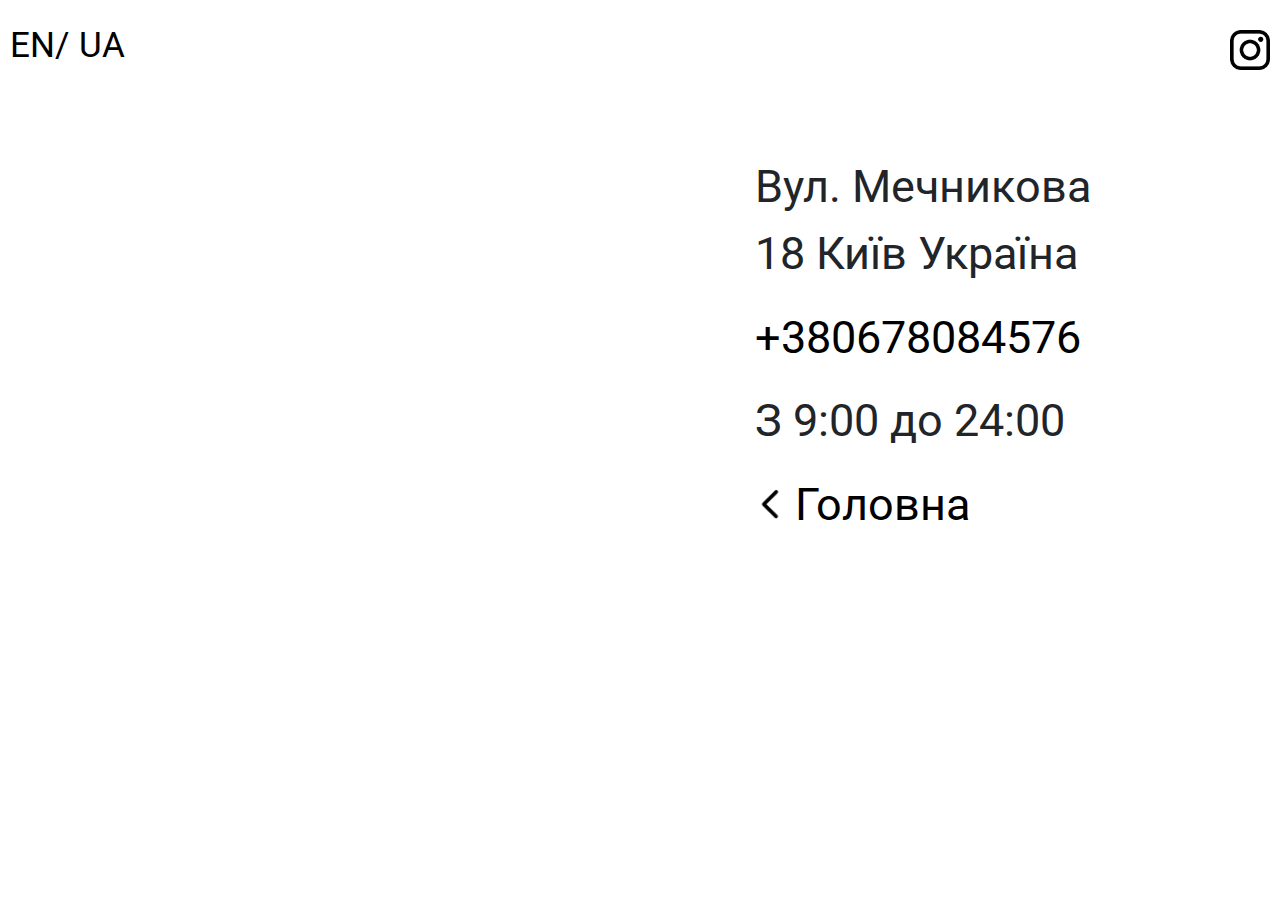
<file: contacts.html>
<!DOCTYPE html>
<html lang="en">
<head>
    <meta charset="UTF-8">
    <title>Main</title>
    <link rel="stylesheet" href="style.css">
     <link rel="stylesheet" href="https://stackpath.bootstrapcdn.com/bootstrap/4.5.2/css/bootstrap.min.css" integrity="sha384-JcKb8q3iqJ61gNV9KGb8thSsNjpSL0n8PARn9HuZOnIxN0hoP+VmmDGMN5t9UJ0Z" crossorigin="anonymous">
    <link href="https://fonts.googleapis.com/css2?family=Roboto:wght@100&display=swap" rel="stylesheet">
    <link href="https://fonts.googleapis.com/css2?family=Alfa+Slab+One&display=swap" rel="stylesheet">
</head>
<body>

<div class="containerr-fluid">
           
           <div class="row">
              <div class="col-lg-6 col-sm-6 lenguage">
              <a class="lenguage" href="./contactsen.html">EN</a>/<a class="lenguage" href="./contacts.html">UA</a>
              </div>
              
              <div class="instagram col-lg-6 col-sm-6 justify-content-end"><a href="https://www.instagram.com/a.a.avramenko/?hl=uk">
                  <img class="inst__icon" src="./sho.img/inst.icon.png" alt="">
              </a>
              </div>
          </div>
 </div> 
          
 <div class="container">
            <div class="row">
                <iframe class="col-lg-6 col-sm-12 map" src="https://www.google.com/maps/embed?pb=!1m14!1m8!1m3!1d10164.702156453579!2d30.535748!3d50.4378309!3m2!1i1024!2i768!4f13.1!3m3!1m2!1s0x0%3A0xf0c620d32fd8d848!2sSHO!5e0!3m2!1suk!2sua!4v1601839186150!5m2!1suk!2sua" width="600" height="450" frameborder="0" style="border:0;" allowfullscreen="" aria-hidden="false" tabindex="0"></iframe>
                <div class="column__main col-lg-4 col-sm-12 inform">
                <p>Вул. Мечникова 18 Київ Україна</p>
                <p><a class="tel" href="tel:+380731048591">+380678084576</a></p>
                <p>З 9:00 до 24:00</p>
                <p><a class="come__back" href="./index.html"><img class="come__back__icon" src="./sho.img/back.icon.png" alt="">Головна</a></p>
                 </div>
            </div>
</div>  

</body>
</html>
</file>
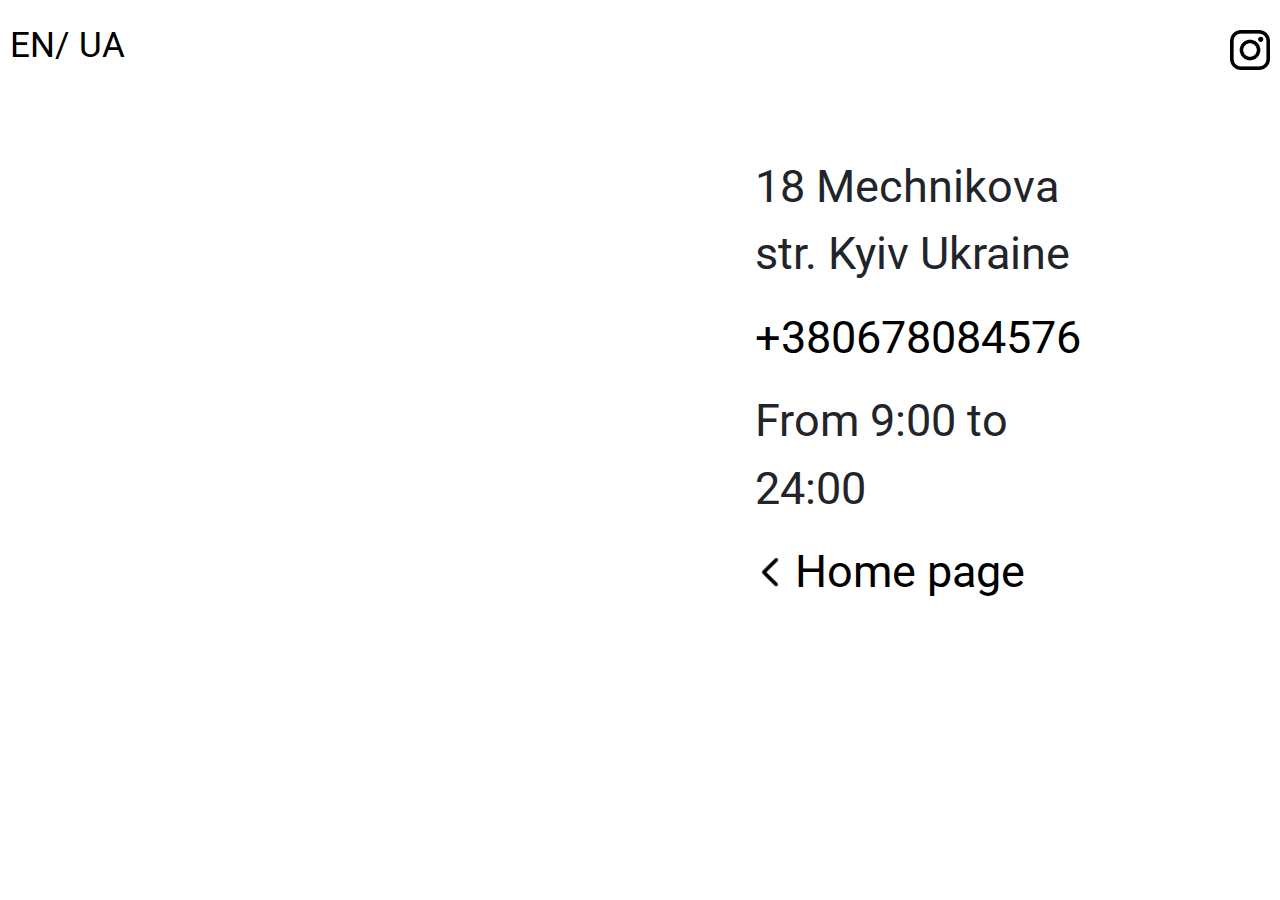
<file: contactsen.html>
<!DOCTYPE html>
<html lang="en">
<head>
    <meta charset="UTF-8">
    <title>Main</title>
    <link rel="stylesheet" href="style.css">
     <link rel="stylesheet" href="https://stackpath.bootstrapcdn.com/bootstrap/4.5.2/css/bootstrap.min.css" integrity="sha384-JcKb8q3iqJ61gNV9KGb8thSsNjpSL0n8PARn9HuZOnIxN0hoP+VmmDGMN5t9UJ0Z" crossorigin="anonymous">
    <link href="https://fonts.googleapis.com/css2?family=Roboto:wght@100&display=swap" rel="stylesheet">
    <link href="https://fonts.googleapis.com/css2?family=Alfa+Slab+One&display=swap" rel="stylesheet">
</head>
<body>

<div class="containerr-fluid">
           
           <div class="row">
              <div class="col-lg-6 col-sm-6 lenguage">
              <a class="lenguage" href="./contactsen.html">EN</a>/<a class="lenguage" href="./contacts.html">UA</a>
              </div>
              
              <div class="instagram col-lg-6 col-sm-6 justify-content-end"><a href="https://www.instagram.com/a.a.avramenko/?hl=uk">
                  <img class="inst__icon" src="./sho.img/inst.icon.png" alt="">
              </a>
              </div>
          </div>
 </div> 
          
 <div class="container">
            <div class="row">
                <iframe class="col-lg-6 col-sm-12 map" src="https://www.google.com/maps/embed?pb=!1m14!1m8!1m3!1d10164.702156453579!2d30.535748!3d50.4378309!3m2!1i1024!2i768!4f13.1!3m3!1m2!1s0x0%3A0xf0c620d32fd8d848!2sSHO!5e0!3m2!1suk!2sua!4v1601839186150!5m2!1suk!2sua" width="600" height="450" frameborder="0" style="border:0;" allowfullscreen="" aria-hidden="false" tabindex="0"></iframe>
                <div class="column__main col-lg-4 col-sm-12 inform">
                <p>18 Mechnikova str. Kyiv Ukraine</p>
                <p><a class="tel" href="tel:+380731048591">+380678084576</a></p>
                <p>From 9:00 to 24:00</p>
                <p><a class="come__back" href="./indexen.html"><img class="come__back__icon" src="./sho.img/back.icon.png" alt="">Home page</a></p>
                 </div>
            </div>
</div>  

</body>
</html>
</file>
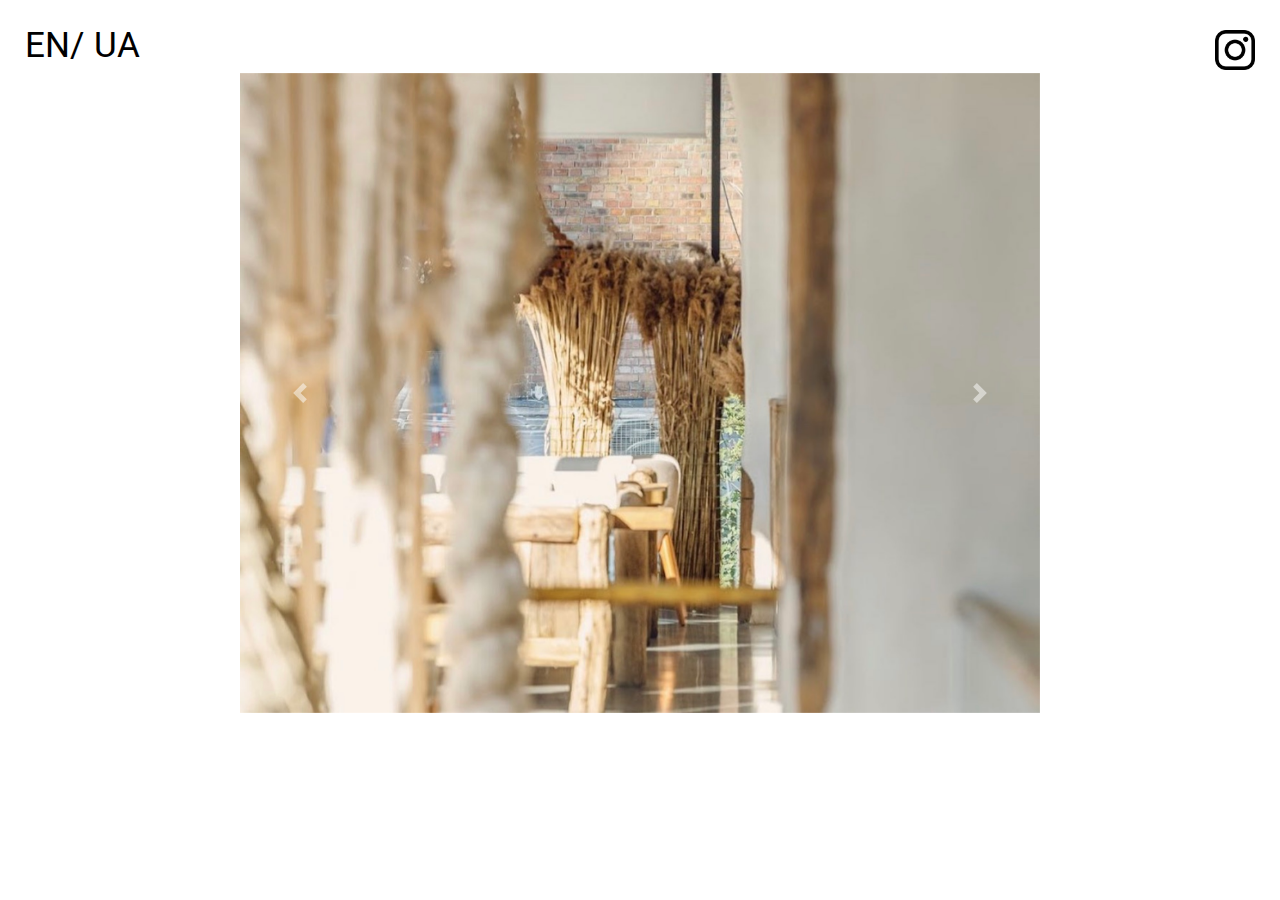
<file: inside.html>
<!DOCTYPE html>
<html lang="en">
<head>
    <meta charset="UTF-8">
    <title>Main</title>
    <link rel="stylesheet" href="style.css">
     <link rel="stylesheet" href="https://stackpath.bootstrapcdn.com/bootstrap/4.5.2/css/bootstrap.min.css" integrity="sha384-JcKb8q3iqJ61gNV9KGb8thSsNjpSL0n8PARn9HuZOnIxN0hoP+VmmDGMN5t9UJ0Z" crossorigin="anonymous">
    <link href="https://fonts.googleapis.com/css2?family=Roboto:wght@100&display=swap" rel="stylesheet">
    <link href="https://fonts.googleapis.com/css2?family=Alfa+Slab+One&display=swap" rel="stylesheet">
</head>

<body>
<div class="container-fluid">
          <div class="row">
              <div class="col-lg-6 col-sm-6 lenguage">
              <a class="lenguage" href="./indexen.html">EN</a>/<a class="lenguage" href="./index.html">UA</a>
              </div>
              
              <div class="instagram col-lg-6 col-sm-6 justify-content-end"><a href="https://www.instagram.com/a.a.avramenko/?hl=uk">
                  <img class="inst__icon" src="./sho.img/inst.icon.png" alt="">
              </a>
              </div>
          </div>
</div>  
 
 <div class="container">
<div id="carouselExampleFade" class="carousel slide carousel-fade" data-ride="carousel">
  <div class="carousel-inner">
    <div class="carousel-item active">
      <img src="./sho.img/inside1.png" class="d-block w-100" alt="...">
    </div>
    <div class="carousel-item">
      <img src="./sho.img/inside2.jpg" class="d-block w-100" alt="...">
    </div>
    <div class="carousel-item">
      <img src="./sho.img/inside3.jpg" class="d-block w-100" alt="...">
    </div>
  </div>
  <a class="carousel-control-prev" href="#carouselExampleFade" role="button" data-slide="prev">
    <span class="carousel-control-prev-icon" aria-hidden="true"></span>
    <span class="sr-only">Previous</span>
  </a>
  <a class="carousel-control-next" href="#carouselExampleFade" role="button" data-slide="next">
    <span class="carousel-control-next-icon" aria-hidden="true"></span>
    <span class="sr-only">Next</span>
  </a>
</div>
</div>                                  
 <!-- JS, Popper.js, and jQuery -->
<script src="https://code.jquery.com/jquery-3.5.1.slim.min.js" integrity="sha384-DfXdz2htPH0lsSSs5nCTpuj/zy4C+OGpamoFVy38MVBnE+IbbVYUew+OrCXaRkfj" crossorigin="anonymous"></script>
<script src="https://cdn.jsdelivr.net/npm/popper.js@1.16.0/dist/umd/popper.min.js" integrity="sha384-Q6E9RHvbIyZFJoft+2mJbHaEWldlvI9IOYy5n3zV9zzTtmI3UksdQRVvoxMfooAo" crossorigin="anonymous"></script>
<script src="https://stackpath.bootstrapcdn.com/bootstrap/4.5.0/js/bootstrap.min.js" integrity="sha384-OgVRvuATP1z7JjHLkuOU7Xw704+h835Lr+6QL9UvYjZE3Ipu6Tp75j7Bh/kR0JKI" crossorigin="anonymous"></script>                           
</body>
</html>
</file>
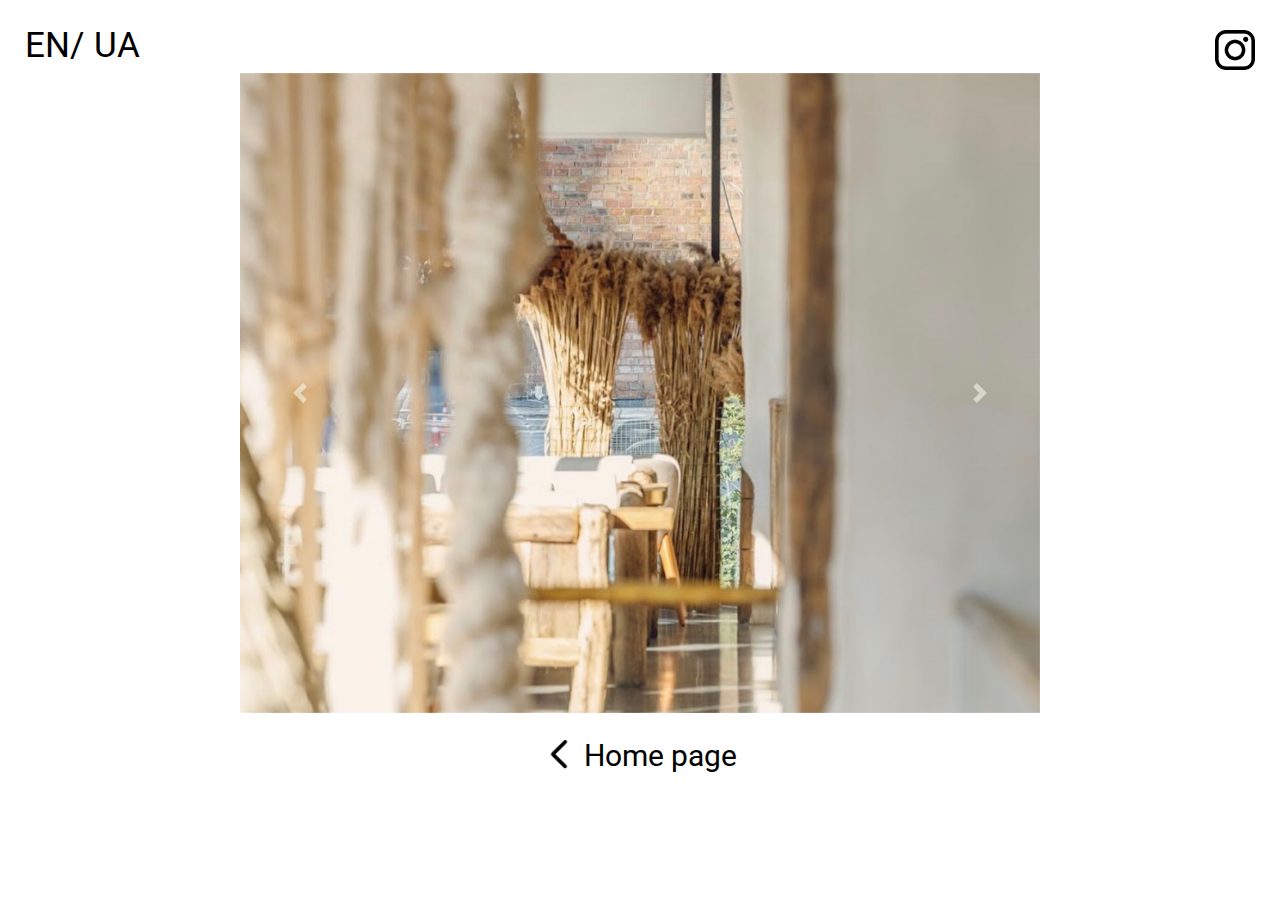
<file: insideen.html>
<!DOCTYPE html>
<html lang="en">
<head>
    <meta charset="UTF-8">
    <title>Main</title>
    <link rel="stylesheet" href="style.css">
     <link rel="stylesheet" href="https://stackpath.bootstrapcdn.com/bootstrap/4.5.2/css/bootstrap.min.css" integrity="sha384-JcKb8q3iqJ61gNV9KGb8thSsNjpSL0n8PARn9HuZOnIxN0hoP+VmmDGMN5t9UJ0Z" crossorigin="anonymous">
    <link href="https://fonts.googleapis.com/css2?family=Roboto:wght@100&display=swap" rel="stylesheet">
    <link href="https://fonts.googleapis.com/css2?family=Alfa+Slab+One&display=swap" rel="stylesheet">
</head>

<body>
<div class="container-fluid">
          <div class="row">
              <div class="col-lg-6 col-sm-6 lenguage">
              <a class="lenguage" href="./insideen.html">EN</a>/<a class="lenguage" href="./inside.html">UA</a>
              </div>
              
              <div class="instagram col-lg-6 col-sm-6 justify-content-end"><a href="https://www.instagram.com/a.a.avramenko/?hl=uk">
                  <img class="inst__icon" src="./sho.img/inst.icon.png" alt="">
              </a>
              </div>
          </div>
</div>  
 
 <div class="container">
 
<div id="carouselExampleFade" class="carousel slide carousel-fade" data-ride="carousel">
  <div class="carousel-inner">
    <div class="carousel-item active">
      <img src="./sho.img/inside1.png" class="d-block w-100 carousel__img" alt="...">
    </div>
    <div class="carousel-item">
      <img src="./sho.img/inside2.jpg" class="d-block w-100 carousel__img" alt="...">
    </div>
    <div class="carousel-item">
      <img src="./sho.img/inside3.jpg" class="d-block w-100 carousel__img" alt="...">
    </div>
    <div class="carousel-item">
      <img src="./sho.img/inside4.jpg" class="d-block w-100 carousel__img" alt="...">
    </div>
    <div class="carousel-item">
      <img src="./sho.img/inside5.jpg" class="d-block w-100 carousel__img" alt="...">
    </div>
    <div class="carousel-item">
      <img src="./sho.img/inside6.jpg" class="d-block w-100 carousel__img" alt="...">
    </div>
  </div>
  <a class="carousel-control-prev carousel_control" href="#carouselExampleFade" role="button" data-slide="prev">
    <span class="carousel-control-prev-icon" aria-hidden="true"></span>
    <span class="sr-only">Previous</span>
  </a>
  <a class="carousel-control-next carousel_control" href="#carouselExampleFade" role="button" data-slide="next">
    <span class="carousel-control-next-icon" aria-hidden="true"></span>
    <span class="sr-only">Next</span>
  </a>
</div>
<p class="comeback__menu"><a class="come__back" href="./indexen.html"><img class="come__back__icon" src="./sho.img/back.icon.png" alt="">Home page</a></p> 
</div>                                  
 <!-- JS, Popper.js, and jQuery -->
<script src="https://code.jquery.com/jquery-3.5.1.slim.min.js" integrity="sha384-DfXdz2htPH0lsSSs5nCTpuj/zy4C+OGpamoFVy38MVBnE+IbbVYUew+OrCXaRkfj" crossorigin="anonymous"></script>
<script src="https://cdn.jsdelivr.net/npm/popper.js@1.16.0/dist/umd/popper.min.js" integrity="sha384-Q6E9RHvbIyZFJoft+2mJbHaEWldlvI9IOYy5n3zV9zzTtmI3UksdQRVvoxMfooAo" crossorigin="anonymous"></script>
<script src="https://stackpath.bootstrapcdn.com/bootstrap/4.5.0/js/bootstrap.min.js" integrity="sha384-OgVRvuATP1z7JjHLkuOU7Xw704+h835Lr+6QL9UvYjZE3Ipu6Tp75j7Bh/kR0JKI" crossorigin="anonymous"></script>                           
</body>
</html>
</file>
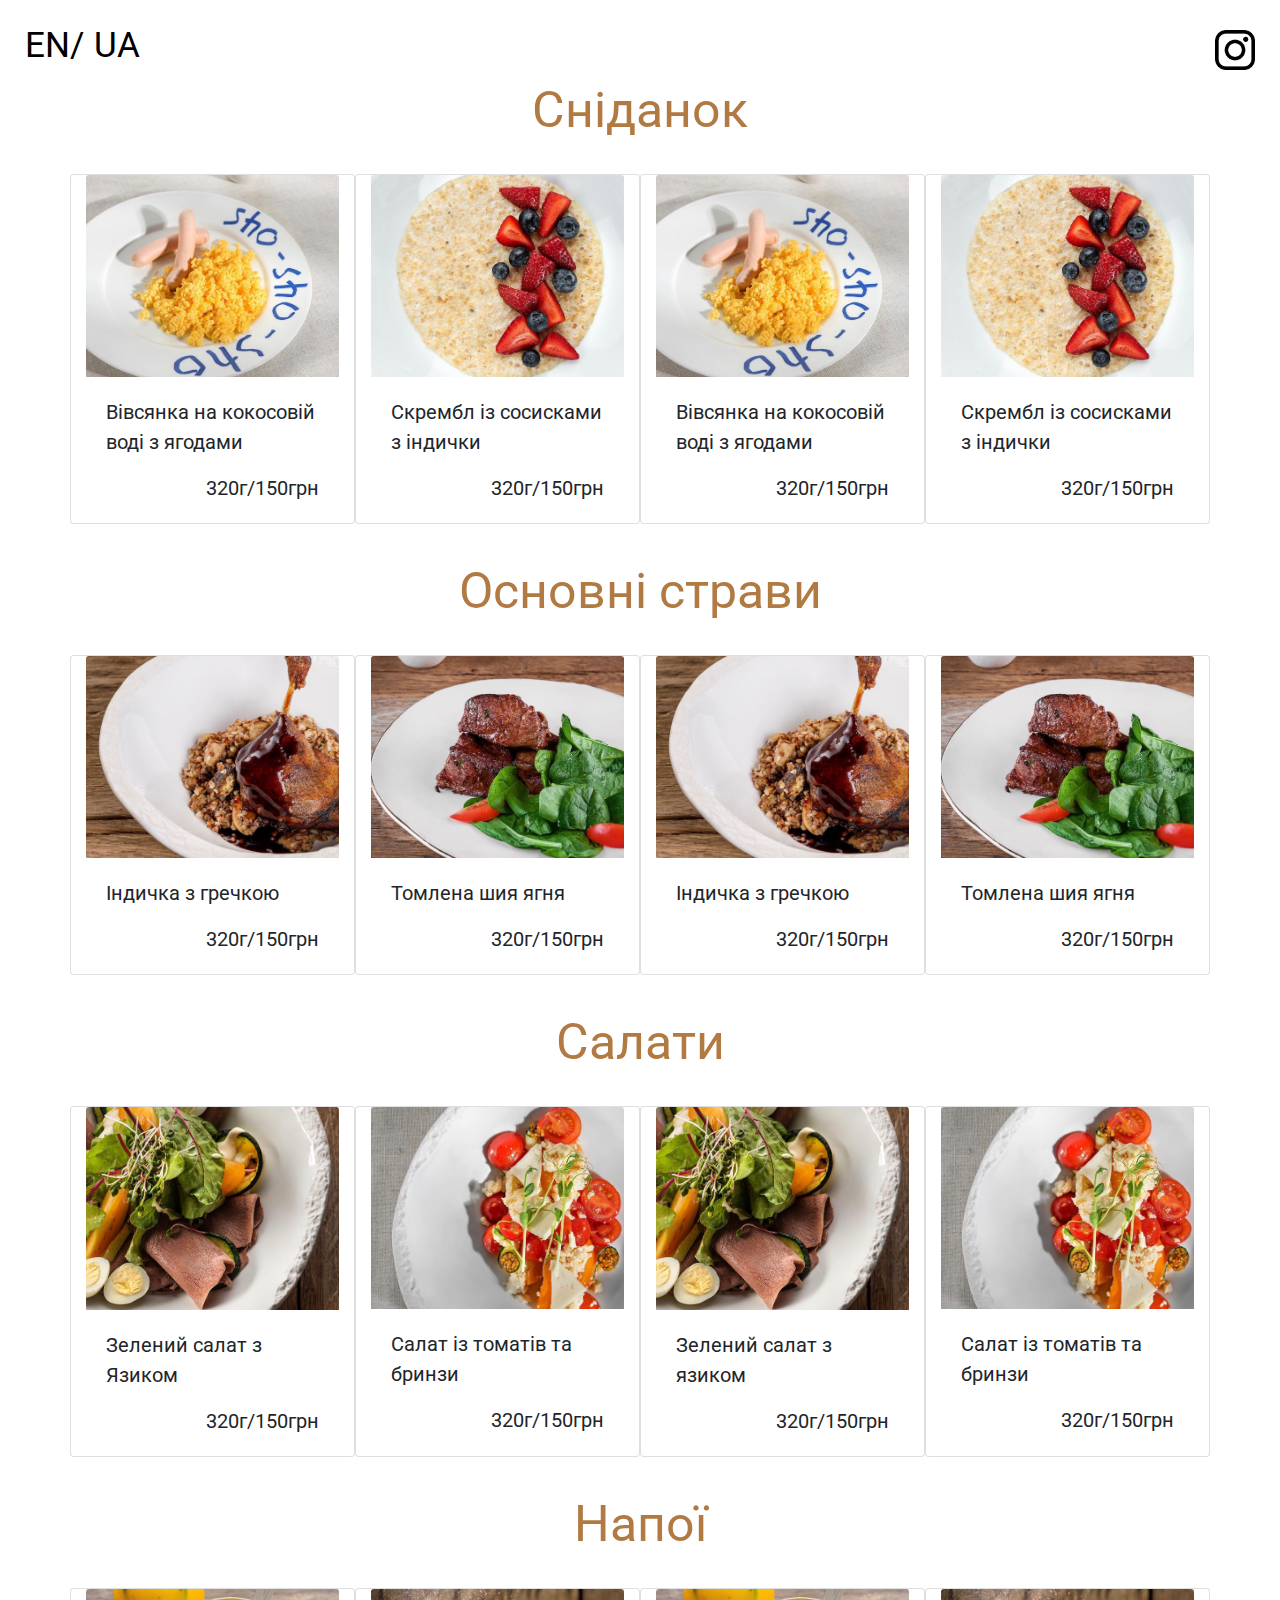
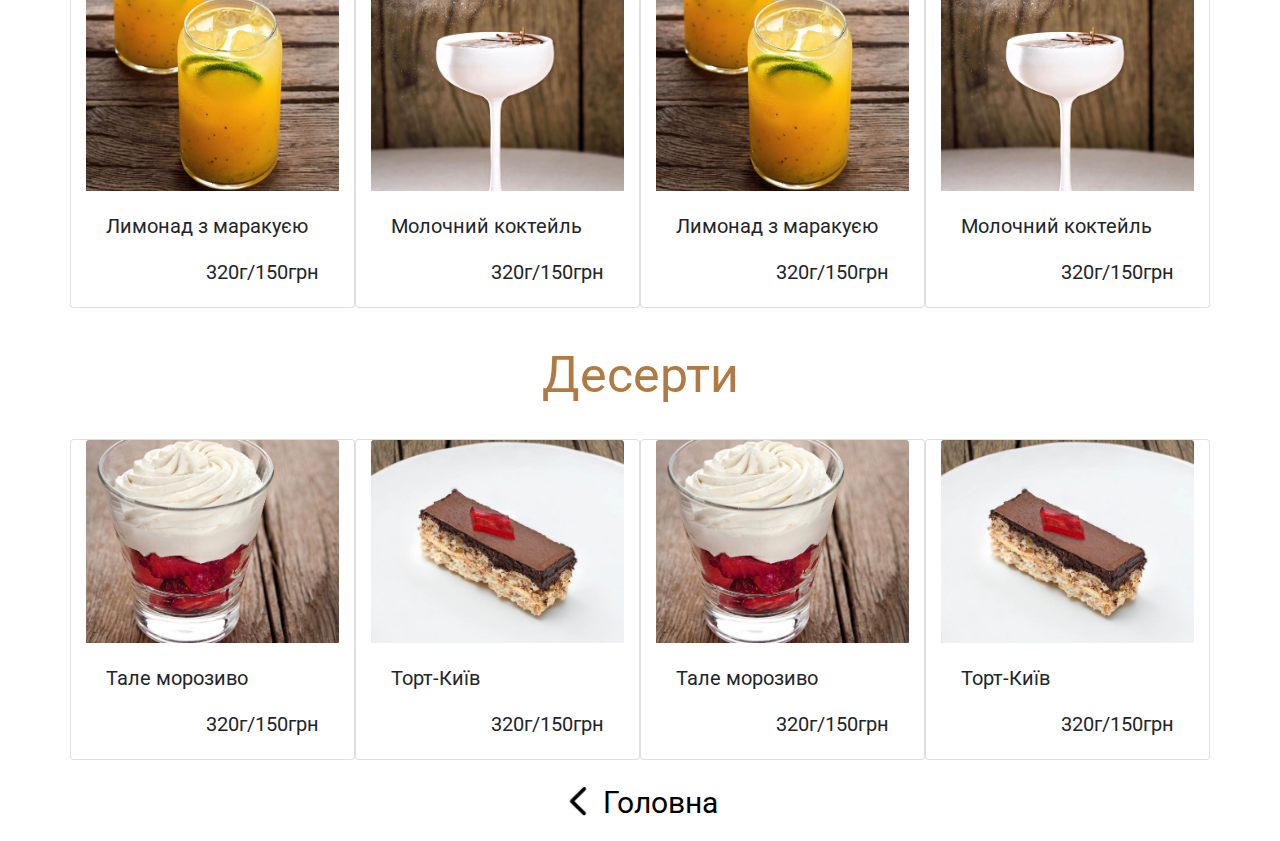
<file: menu.html>
<!DOCTYPE html>
<html lang="en">
<head>
    <meta charset="UTF-8">
    <title>Main</title>
    <link rel="stylesheet" href="style.css">
     <link rel="stylesheet" href="https://stackpath.bootstrapcdn.com/bootstrap/4.5.2/css/bootstrap.min.css" integrity="sha384-JcKb8q3iqJ61gNV9KGb8thSsNjpSL0n8PARn9HuZOnIxN0hoP+VmmDGMN5t9UJ0Z" crossorigin="anonymous">
    <link href="https://fonts.googleapis.com/css2?family=Roboto:wght@100&display=swap" rel="stylesheet">
    <link href="https://fonts.googleapis.com/css2?family=Alfa+Slab+One&display=swap" rel="stylesheet">
</head>

<body>
<div class="container-fluid">
          <div class="row">
              <div class="col-lg-6 col-sm-6 lenguage">
              <a class="lenguage" href="./indexen.html">EN</a>/<a class="lenguage" href="./index.html">UA</a>
              </div>
              
              <div class="instagram col-lg-6 col-sm-6 justify-content-end"><a href="https://www.instagram.com/a.a.avramenko/?hl=uk">
                  <img class="inst__icon" src="./sho.img/inst.icon.png" alt="">
              </a>
              </div>
          </div>
</div>  

<div class="container">
   
    <p class="dish__type">Сніданок</p>
    <div class="row">
    <div class="card col-lg-3 col-sm-6" style="width: 18rem;">
  <img src="./sho.img/1.jpg" class="card-img-top" alt="...">
  <div class="card-body">
    <p class="card-text">Вівсянка на кокосовій воді з ягодами</p>
    <p class="card-text dish__quality">320г/150грн</p>
  </div>
</div> 
   
   <div class="card col-lg-3 col-sm-6" style="width: 18rem;">
  <img src="./sho.img/2.jpg" class="card-img-top" alt="...">
  <div class="card-body">
    <p class="card-text">Скрембл із сосисками з індички</p>
    <p class="card-text dish__quality">320г/150грн</p>
  </div>
</div>
   
   <div class="card col-lg-3 col-sm-6" style="width: 18rem;">
  <img src="./sho.img/1.jpg" class="card-img-top" alt="...">
  <div class="card-body">
    <p class="card-text">Вівсянка на кокосовій воді з ягодами</p>
    <p class="card-text dish__quality">320г/150грн</p>
  </div>
</div>
   
   <div class="card col-lg-3 col-sm-6" style="width: 18rem;">
  <img src="./sho.img/2.jpg" class="card-img-top" alt="...">
  <div class="card-body">
    <p class="card-text">Скрембл із сосисками з індички</p>
    <p class="card-text dish__quality">320г/150грн</p>
  </div>
</div>
  </div>
   
     <p class="dish__type dish__type__next">Основні страви</p>
    <div class="row">
    <div class="card col-lg-3 col-sm-6" style="width: 18rem;">
  <img src="./sho.img/3.jpg" class="card-img-top" alt="...">
  <div class="card-body">
    <p class="card-text">Індичка з гречкою</p>
    <p class="card-text dish__quality">320г/150грн</p>
  </div>
</div> 
   
   <div class="card col-lg-3 col-sm-6" style="width: 18rem;">
  <img src="./sho.img/4.jpg" class="card-img-top" alt="...">
  <div class="card-body">
    <p class="card-text">Томлена шия ягня</p>
    <p class="card-text dish__quality">320г/150грн</p>
  </div>
</div>
   
   <div class="card col-lg-3 col-sm-6" style="width: 18rem;">
  <img src="./sho.img/3.jpg" class="card-img-top" alt="...">
  <div class="card-body">
    <p class="card-text">Індичка з гречкою</p>
    <p class="card-text dish__quality">320г/150грн</p>
  </div>
</div>
   
   <div class="card col-lg-3 col-sm-6" style="width: 18rem;">
  <img src="./sho.img/4.jpg" class="card-img-top" alt="...">
  <div class="card-body">
    <p class="card-text">Томлена шия ягня</p>
    <p class="card-text dish__quality">320г/150грн</p>
  </div>
</div>
  </div>  
 
   <p class="dish__type dish__type__next">Салати</p>
    <div class="row">
    <div class="card col-lg-3 col-sm-6" style="width: 18rem;">
  <img src="./sho.img/5.jpg" class="card-img-top" alt="...">
  <div class="card-body">
    <p class="card-text">Зелений салат з Язиком</p>
    <p class="card-text dish__quality">320г/150грн</p>
  </div>
</div> 
   
   <div class="card col-lg-3 col-sm-6" style="width: 18rem;">
  <img src="./sho.img/6.jpg" class="card-img-top" alt="...">
  <div class="card-body">
    <p class="card-text">Салат із томатів та бринзи</p>
    <p class="card-text dish__quality">320г/150грн</p>
  </div>
</div>
   
   <div class="card col-lg-3 col-sm-6" style="width: 18rem;">
  <img src="./sho.img/5.jpg" class="card-img-top" alt="...">
  <div class="card-body">
    <p class="card-text">Зелений салат з язиком</p>
    <p class="card-text dish__quality">320г/150грн</p>
  </div>
</div>
   
   <div class="card col-lg-3 col-sm-6" style="width: 18rem;">
  <img src="./sho.img/6.jpg" class="card-img-top" alt="...">
  <div class="card-body">
    <p class="card-text">Салат із томатів та бринзи</p>
    <p class="card-text dish__quality">320г/150грн</p>
  </div>
</div>
  </div>  
 
   <p class="dish__type dish__type__next">Напої</p>
    <div class="row">
    <div class="card col-lg-3 col-sm-6" style="width: 18rem;">
  <img src="./sho.img/7.jpg" class="card-img-top" alt="...">
  <div class="card-body">
    <p class="card-text">Лимонад з маракуєю</p>
    <p class="card-text dish__quality">320г/150грн</p>
  </div>
</div> 
   
   <div class="card col-lg-3 col-sm-6" style="width: 18rem;">
  <img src="./sho.img/8.jpg" class="card-img-top" alt="...">
  <div class="card-body">
    <p class="card-text">Молочний коктейль</p>
    <p class="card-text dish__quality">320г/150грн</p>
  </div>
</div>
   
   <div class="card col-lg-3 col-sm-6" style="width: 18rem;">
  <img src="./sho.img/7.jpg" class="card-img-top" alt="...">
  <div class="card-body">
    <p class="card-text">Лимонад з маракуєю</p>
    <p class="card-text dish__quality">320г/150грн</p>
  </div>
</div>
   
   <div class="card col-lg-3 col-sm-6" style="width: 18rem;">
  <img src="./sho.img/8.jpg" class="card-img-top" alt="...">
  <div class="card-body">
    <p class="card-text">Молочний коктейль</p>
    <p class="card-text dish__quality">320г/150грн</p>
  </div>
</div>
  </div>  
 
    <p class="dish__type dish__type__next">Десерти</p>
    <div class="row">
    <div class="card col-lg-3 col-sm-6" style="width: 18rem;">
  <img src="./sho.img/9.jpg" class="card-img-top" alt="...">
  <div class="card-body">
    <p class="card-text">Тале морозиво</p>
    <p class="card-text dish__quality">320г/150грн</p>
  </div>
</div> 
   
   <div class="card col-lg-3 col-sm-6" style="width: 18rem;">
  <img src="./sho.img/10.jpg" class="card-img-top" alt="...">
  <div class="card-body">
    <p class="card-text">Торт-Київ</p>
    <p class="card-text dish__quality">320г/150грн</p>
  </div>
</div>
   
   <div class="card col-lg-3 col-sm-6" style="width: 18rem;">
  <img src="./sho.img/9.jpg" class="card-img-top" alt="...">
  <div class="card-body">
    <p class="card-text">Тале морозиво</p>
    <p class="card-text dish__quality">320г/150грн</p>
  </div>
</div>
   
   <div class="card col-lg-3 col-sm-6" style="width: 18rem;">
  <img src="./sho.img/10.jpg" class="card-img-top" alt="...">
  <div class="card-body">
    <p class="card-text">Торт-Київ</p>
    <p class="card-text dish__quality">320г/150грн</p>
  </div>
</div>
  </div>  
   
      
<p class="comeback__menu"><a class="come__back" href="./index.html"><img class="come__back__icon" src="./sho.img/back.icon.png" alt="">Головна</a></p>       
    
</div>                  

</body>
</html>
</file>
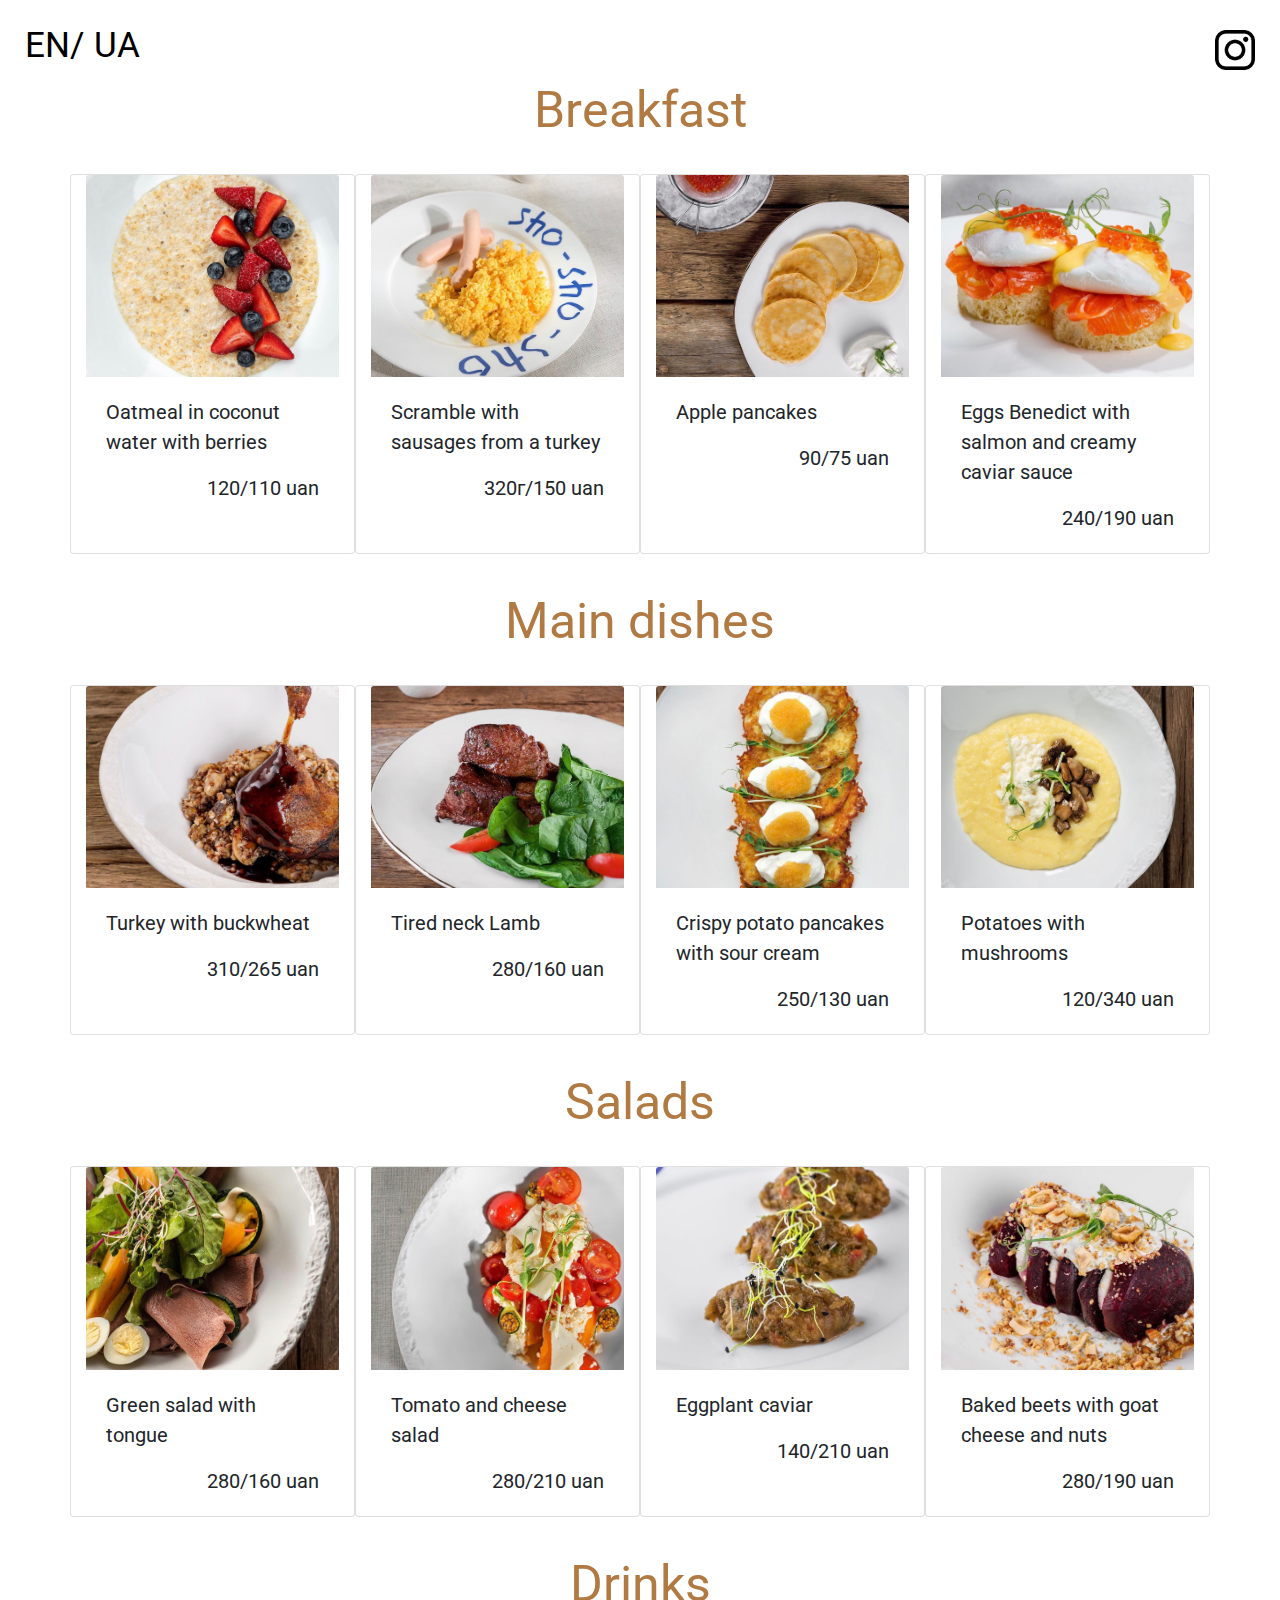
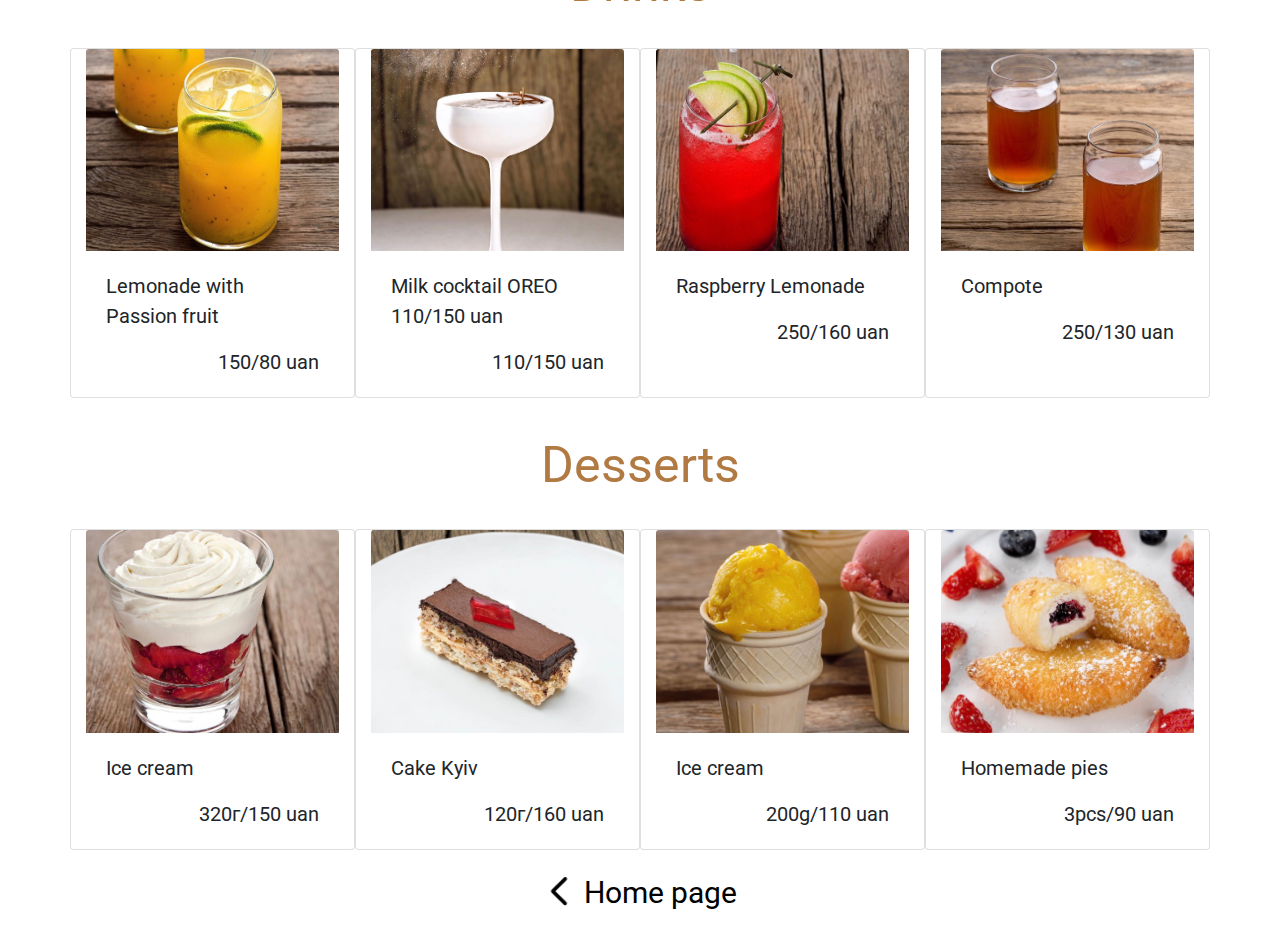
<file: menuen.html>
<!DOCTYPE html>
<html lang="en">
<head>
    <meta charset="UTF-8">
    <title>Main</title>
    <link rel="stylesheet" href="style.css">
     <link rel="stylesheet" href="https://stackpath.bootstrapcdn.com/bootstrap/4.5.2/css/bootstrap.min.css" integrity="sha384-JcKb8q3iqJ61gNV9KGb8thSsNjpSL0n8PARn9HuZOnIxN0hoP+VmmDGMN5t9UJ0Z" crossorigin="anonymous">
    <link href="https://fonts.googleapis.com/css2?family=Roboto:wght@100&display=swap" rel="stylesheet">
    <link href="https://fonts.googleapis.com/css2?family=Alfa+Slab+One&display=swap" rel="stylesheet">
</head>

<body>
<div class="container-fluid">
          <div class="row">
              <div class="col-lg-6 col-sm-6 lenguage">
              <a class="lenguage" href="./menuen.html">EN</a>/<a class="lenguage" href="./menu.html">UA</a>
              </div>
              
              <div class="instagram col-lg-6 col-sm-6 justify-content-end"><a href="https://www.instagram.com/a.a.avramenko/?hl=uk">
                  <img class="inst__icon" src="./sho.img/inst.icon.png" alt="">
              </a>
              </div>
          </div>
</div>  

<div class="container">
   
    <p class="dish__type">Breakfast</p>
    <div class="row">
    <div class="card col-lg-3 col-sm-6" style="width: 18rem;">
  <img src="./sho.img/2.jpg" class="card-img-top" alt="...">
  <div class="card-body">
    <p class="card-text">Oatmeal in coconut water with berries</p>
    <p class="card-text dish__quality">120/110 uan</p>
  </div>
</div> 
   
   <div class="card col-lg-3 col-sm-6" style="width: 18rem;">
  <img src="./sho.img/1.jpg" class="card-img-top" alt="...">
  <div class="card-body">
    <p class="card-text">Scramble with sausages from a turkey</p>
    <p class="card-text dish__quality">320г/150 uan</p>
  </div>
</div>
   
   <div class="card col-lg-3 col-sm-6" style="width: 18rem;">
  <img src="./sho.img/1-1.jpg" class="card-img-top" alt="...">
  <div class="card-body">
    <p class="card-text">Apple pancakes</p>
    <p class="card-text dish__quality">90/75 uan</p>
  </div>
</div>
   
   <div class="card col-lg-3 col-sm-6" style="width: 18rem;">
  <img src="./sho.img/1-2.jpg" class="card-img-top" alt="...">
  <div class="card-body">
    <p class="card-text">Eggs Benedict with salmon
 and creamy caviar sauce</p>
    <p class="card-text dish__quality">240/190 uan</p>
  </div>
</div>
  </div>
   
     <p class="dish__type dish__type__next">Main dishes</p>
    <div class="row">
    <div class="card col-lg-3 col-sm-6" style="width: 18rem;">
  <img src="./sho.img/3.jpg" class="card-img-top" alt="...">
  <div class="card-body">
    <p class="card-text">Turkey with buckwheat</p>
    <p class="card-text dish__quality">310/265 uan</p>
  </div>
</div> 
   
   <div class="card col-lg-3 col-sm-6" style="width: 18rem;">
  <img src="./sho.img/4.jpg" class="card-img-top" alt="...">
  <div class="card-body">
    <p class="card-text">Tired neck Lamb</p>
    <p class="card-text dish__quality">280/160 uan</p>
  </div>
</div>
   
   <div class="card col-lg-3 col-sm-6" style="width: 18rem;">
  <img src="./sho.img/3-1.jpg" class="card-img-top" alt="...">
  <div class="card-body">
    <p class="card-text">Crispy potato pancakes with sour cream</p>
    <p class="card-text dish__quality">250/130 uan</p>
  </div>
</div>
   
   <div class="card col-lg-3 col-sm-6" style="width: 18rem;">
  <img src="./sho.img/3-2.jpg" class="card-img-top" alt="...">
  <div class="card-body">
    <p class="card-text">Potatoes with mushrooms</p>
    <p class="card-text dish__quality">120/340 uan</p>
  </div>
</div>
  </div>  
 
   <p class="dish__type dish__type__next">Salads</p>
    <div class="row">
    <div class="card col-lg-3 col-sm-6" style="width: 18rem;">
  <img src="./sho.img/5.jpg" class="card-img-top" alt="...">
  <div class="card-body">
    <p class="card-text">Green salad with tongue</p>
    <p class="card-text dish__quality">280/160 uan</p>
  </div>
</div> 
   
   <div class="card col-lg-3 col-sm-6" style="width: 18rem;">
  <img src="./sho.img/6.jpg" class="card-img-top" alt="...">
  <div class="card-body">
    <p class="card-text">Tomato and cheese salad</p>
    <p class="card-text dish__quality">280/210 uan</p>
  </div>
</div>
   
   <div class="card col-lg-3 col-sm-6" style="width: 18rem;">
  <img src="./sho.img/5-1.jpg" class="card-img-top" alt="...">
  <div class="card-body">
    <p class="card-text">Eggplant caviar</p>
    <p class="card-text dish__quality">140/210 uan</p>
  </div>
</div>
   
   <div class="card col-lg-3 col-sm-6" style="width: 18rem;">
  <img src="./sho.img/5-2.jpg" class="card-img-top" alt="...">
  <div class="card-body">
    <p class="card-text">Baked beets with goat cheese and nuts</p>
    <p class="card-text dish__quality">280/190 uan</p>
  </div>
</div>
  </div>  
 
   <p class="dish__type dish__type__next">Drinks</p>
    <div class="row">
    <div class="card col-lg-3 col-sm-6" style="width: 18rem;">
  <img src="./sho.img/7.jpg" class="card-img-top" alt="...">
  <div class="card-body">
    <p class="card-text">Lemonade with Passion fruit</p>
    <p class="card-text dish__quality">150/80 uan</p>
  </div>
</div> 
   
   <div class="card col-lg-3 col-sm-6" style="width: 18rem;">
  <img src="./sho.img/8.jpg" class="card-img-top" alt="...">
  <div class="card-body">
    <p class="card-text">Milk cocktail OREO 110/150 uan</p>
    <p class="card-text dish__quality">110/150 uan</p>
  </div>
</div>
   
   <div class="card col-lg-3 col-sm-6" style="width: 18rem;">
  <img src="./sho.img/7-1.jpg" class="card-img-top" alt="...">
  <div class="card-body">
    <p class="card-text">Raspberry Lemonade</p>
    <p class="card-text dish__quality">250/160 uan</p>
  </div>
</div>
   
   <div class="card col-lg-3 col-sm-6" style="width: 18rem;">
  <img src="./sho.img/7-2.jpg" class="card-img-top" alt="...">
  <div class="card-body">
    <p class="card-text">Compote</p>
    <p class="card-text dish__quality">250/130 uan</p>
  </div>
</div>
  </div>  
 
    <p class="dish__type dish__type__next">Desserts</p>
    <div class="row">
    <div class="card col-lg-3 col-sm-6" style="width: 18rem;">
  <img src="./sho.img/9.jpg" class="card-img-top" alt="...">
  <div class="card-body">
    <p class="card-text">Ice cream</p>
    <p class="card-text dish__quality">320г/150 uan</p>
  </div>
</div> 
   
   <div class="card col-lg-3 col-sm-6" style="width: 18rem;">
  <img src="./sho.img/10.jpg" class="card-img-top" alt="...">
  <div class="card-body">
    <p class="card-text">Cake Kyiv</p>
    <p class="card-text dish__quality">120г/160 uan</p>
  </div>
</div>
   
   <div class="card col-lg-3 col-sm-6" style="width: 18rem;">
  <img src="./sho.img/9-2.jpg" class="card-img-top" alt="...">
  <div class="card-body">
    <p class="card-text">Ice cream</p>
    <p class="card-text dish__quality">200g/110 uan</p>
  </div>
</div>
   
   <div class="card col-lg-3 col-sm-6" style="width: 18rem;">
  <img src="./sho.img/9-1.jpg" class="card-img-top" alt="...">
  <div class="card-body">
    <p class="card-text">Homemade pies</p>
    <p class="card-text dish__quality">3pcs/90 uan</p>
  </div>
</div>
  </div>  
   
      
<p class="comeback__menu"><a class="come__back" href="./indexen.html"><img class="come__back__icon" src="./sho.img/back.icon.png" alt="">Home page</a></p>       
    
</div>                  

</body>
</html>
</file>
<file: style.css>
@media (max-width: 1100px){
    .sho__banner{
        padding-top: 300px;
    }
    .column__main{
        padding-top: 180px;
    }
    .map{
        margin-top: 300px;
    }
    .inst__icon{
        width: 90px;
    }
    .lenguage{
          font-size: 50px;  
        }
    .main__nav{
        font-size: 65px;
    }
    .card-text{
        font-size: 30px;
    }
    .comeback__menu{
        font-size: 40px;
    }

     .carousel{
         padding-top: 400px;
         width: 700px;
         display: block;
         margin-left: auto;
         margin-right: auto
}
    .carousel_control{
        padding-top: 370px;
    }
}
@media (min-width: 1101px){
    .sho__banner{
        padding-top: 90px;
    }
    .column__main{
        padding-top: 180px;
    }
    .map{
        margin-top: 70px;
        margin-right: 100px;
    }
    .inform{
        padding-top: 80px;
    }
    .inst__icon{
            width: 50px;
     }
    .lenguage{
          font-size: 35px;  
        }
    .main__nav{
        font-size: 45px;
    }
    .card-text{
        font-size: 20px;
    }
    .comeback__menu{
        font-size: 30px;
    }
    .carousel__img{
        width: 800px;

     }
     .carousel{
         width: 800px;
         display: block;
         margin-left: auto;
         margin-right: auto
}

}
.lenguage{
    padding-top: 20px;
    color: black;
    text-decoration: none;
    transition: 0.1s;
    font-family: 'Roboto', sans-serif;
    padding-left: 10px;
}
.lenguage:hover{
    color: black;
    text-decoration: none;
}
.instagram{
    text-align: end;
    padding-top: 30px;
}
.inst__icon{
    padding-right: 10px;
}
.main__nav{
    text-align: center;
    color: black;
    text-decoration: none;
    transition: 0.1s;
    font-family: 'Roboto', sans-serif;
}
.main__nav:hover{
    opacity: 0.9;
    color: black;
    text-decoration: none;
}
.column__main{
    display: flex;
    flex-flow: column;

}
.table{
    margin-bottom: 0;
}

/*contacts*/
.inform{
    font-size: 45px;
    font-family: 'Roboto', sans-serif;
}
.come__back{
    color: black;
    text-decoration: none;
    transition: 0.1s;
}
.come__back:hover{
    color: black;
    text-decoration: none;
    opacity: 0.9;
}
.come__back__icon{
    width: 40px;
    padding-right: 10px;
    padding-bottom: 5px;
}

/*menu*/
.dish__type{
    text-align: center;
    font-size: 50px;
    color: #b17a43;
    padding-bottom: 10px;
}
.dish__quality{
  text-align: end;  
}
.dish__type__next{
    padding-top: 30px;
    color: #b17a43;
}
.comeback__menu{
   text-align: center;
    padding-top: 20px;
}

/*inside*/
.tel{
    text-decoration: none;
    color: black;
}
.tel:hover{
    text-decoration: none;
    color: black;
    font-weight: bolder;
}
</file>
